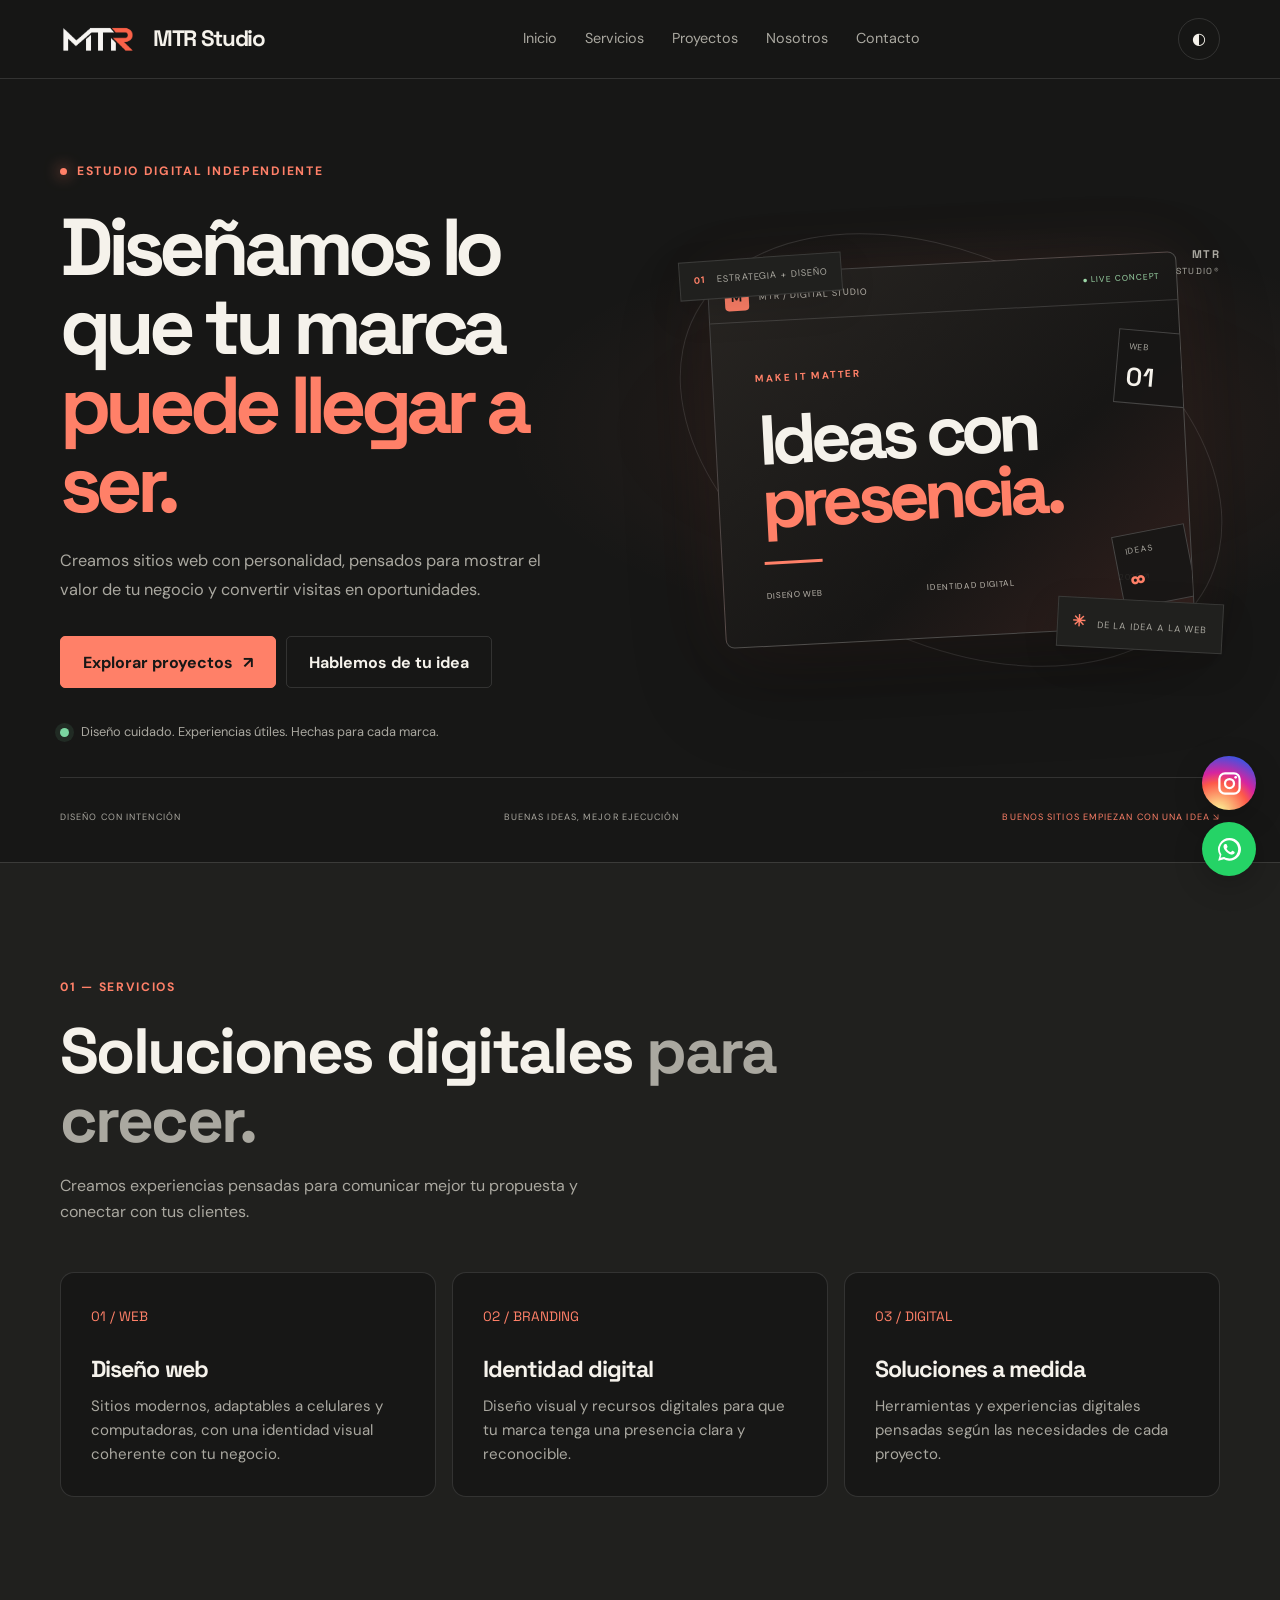
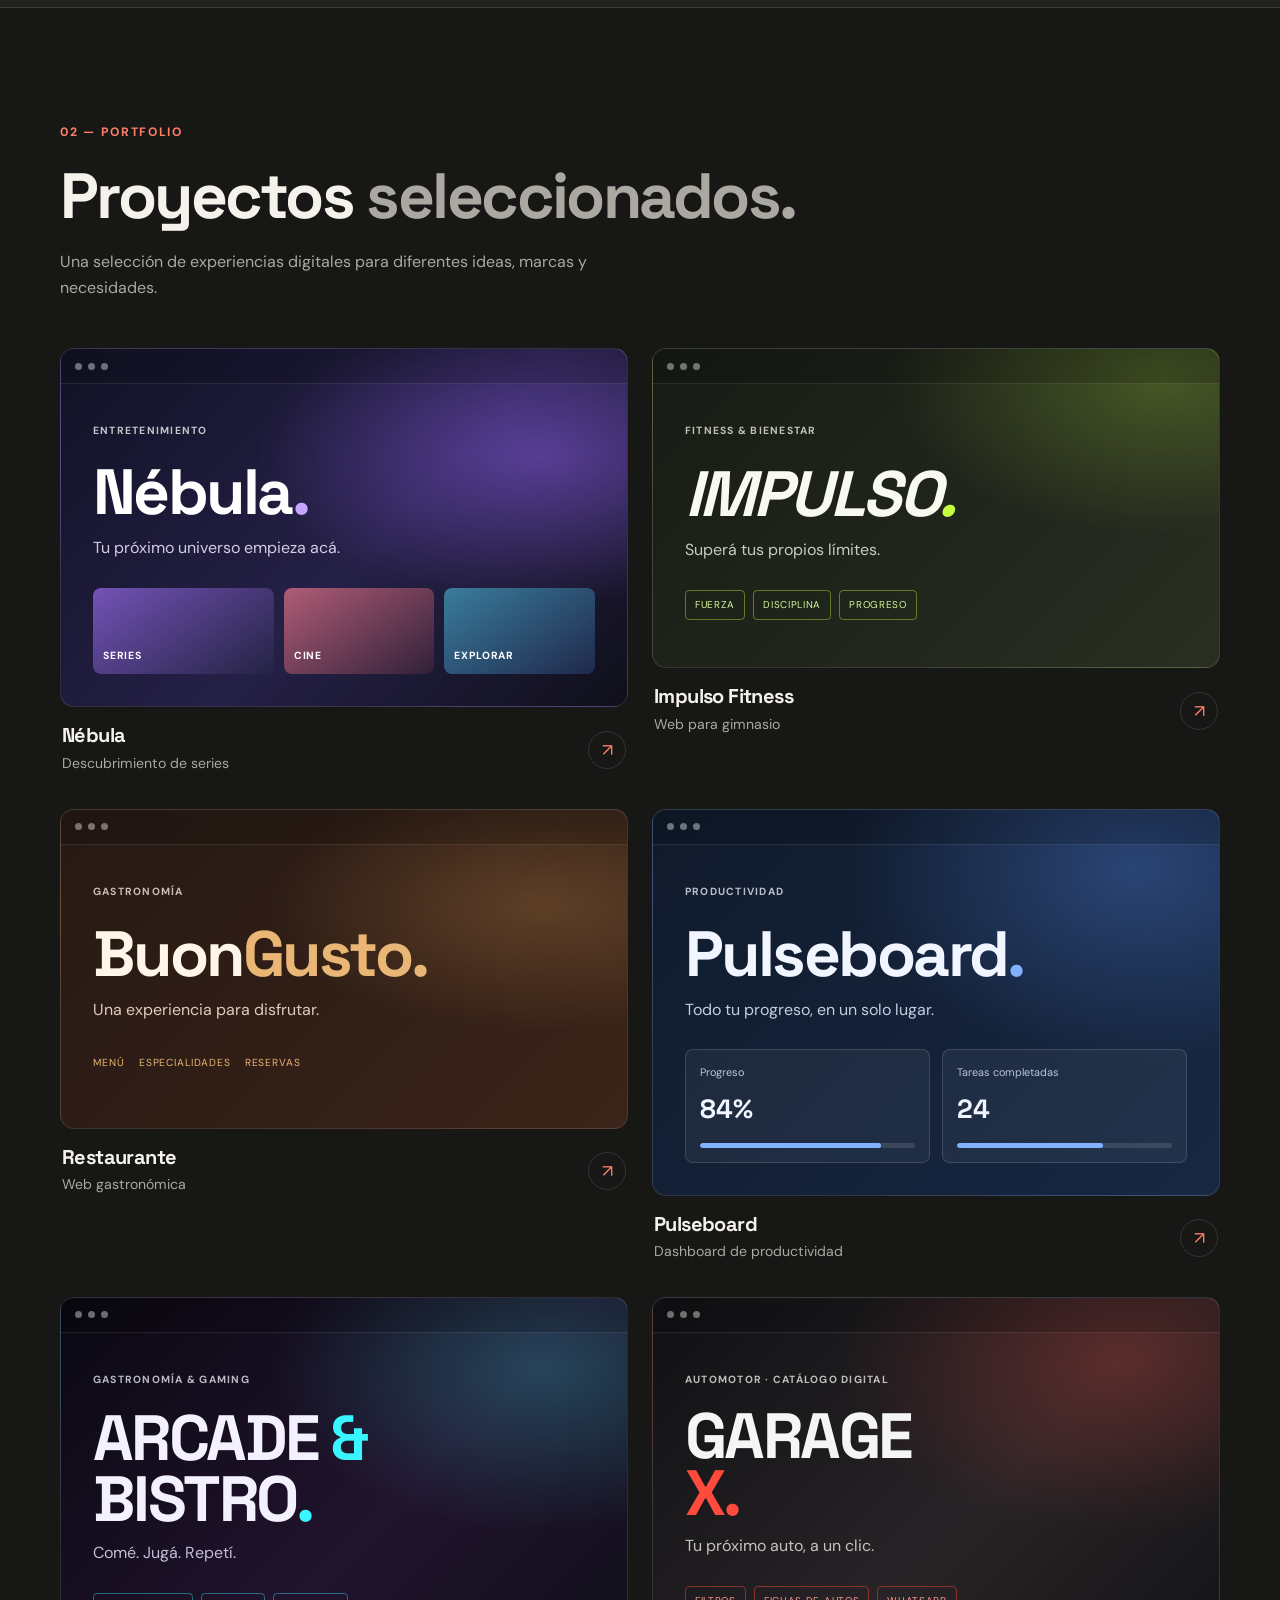
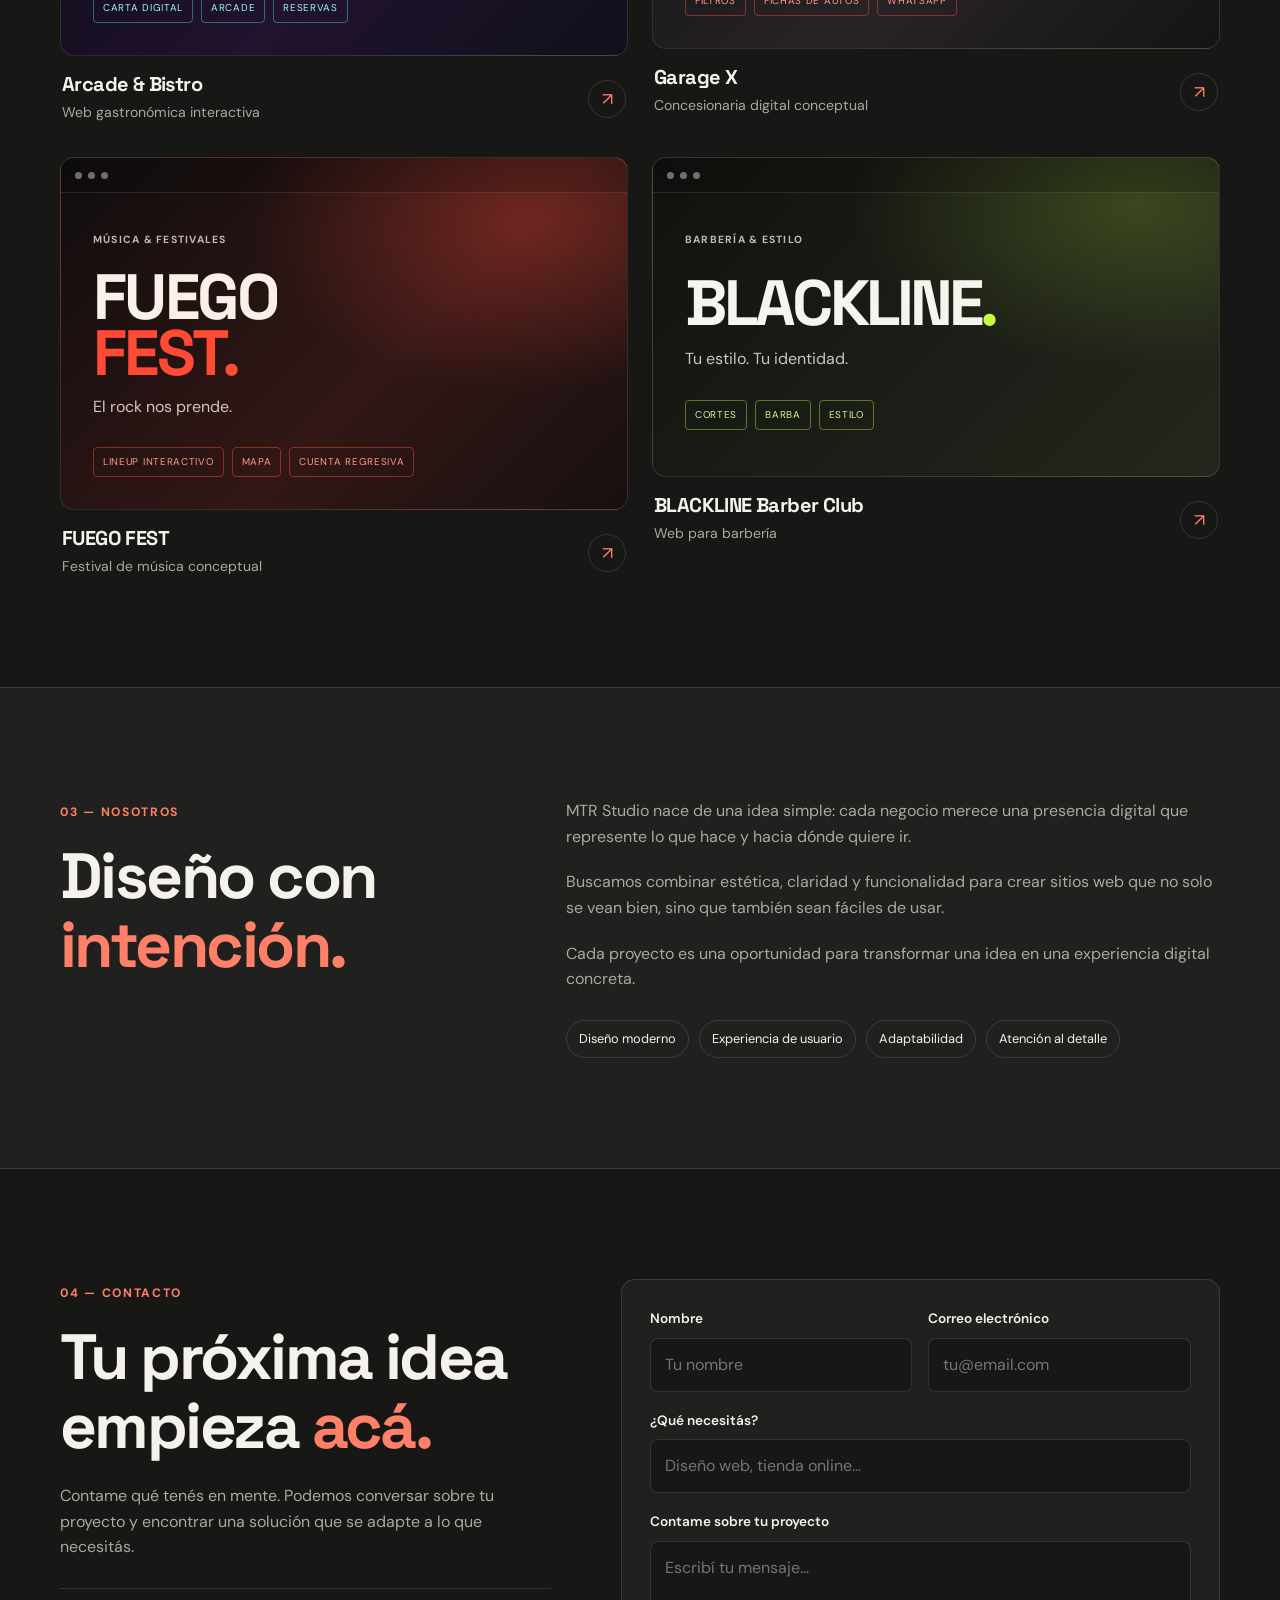
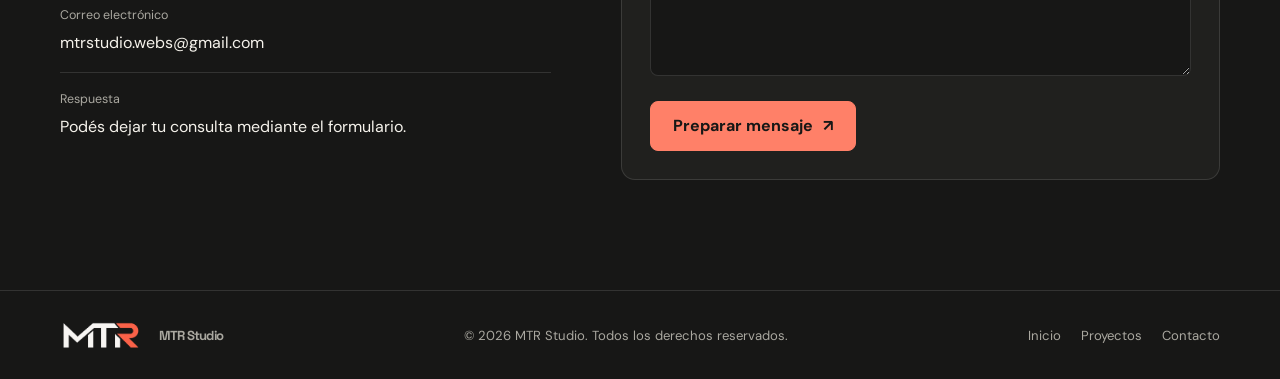
<file: index.html>
<!DOCTYPE html>

<html lang="es">

<head>

  <meta charset="UTF-8">

  <meta name="viewport" content="width=device-width, initial-scale=1.0">

  <meta name="description" content="MTR Studio: diseño web y soluciones digitales para emprendedores y negocios.">

  <meta name="theme-color" content="#171716">

  <title>MTR Studio | Diseño web & soluciones digitales</title>

  <link rel="preconnect" href="https://fonts.googleapis.com">

  <link rel="preconnect" href="https://fonts.gstatic.com" crossorigin>

  <link href="https://fonts.googleapis.com/css2?family=DM+Sans:wght@400;500;600;700&family=Space+Grotesk:wght@400;500;600;700&display=swap" rel="stylesheet">

  <style>

    :root {

      --bg: #171716;

      --surface: #20201e;

      --surface-2: #292926;

      --text: #f5f2eb;

      --muted: #aaa8a0;

      --line: rgba(255,255,255,.12);

      --coral: #ff8068;

      --header: rgba(23,23,22,.88);

      --max-width: 1160px;

    }

    body.light {

      --bg: #f7f5f0;

      --surface: #ffffff;

      --surface-2: #eeece6;

      --text: #171716;

      --muted: #696860;

      --line: rgba(0,0,0,.13);

      --header: rgba(247,245,240,.9);

    }

    * {

      box-sizing: border-box;

      margin: 0;

      padding: 0;

    }

    html {

      scroll-behavior: smooth;

      scroll-padding-top: 90px;

    }

    body {

      background: var(--bg);

      color: var(--text);

      font-family: "DM Sans", sans-serif;

      line-height: 1.6;

      transition: background .25s ease, color .25s ease;

    }

    a {

      color: inherit;

    }

    button, input, textarea {

      font: inherit;

    }

    button, a {

      -webkit-tap-highlight-color: transparent;

    }

    .container {

      width: min(var(--max-width), calc(100% - 48px));

      margin-inline: auto;

    }

    .section {

      padding: 110px 0;

    }

    .eyebrow {

      color: var(--coral);

      font-size: .76rem;

      font-weight: 700;

      letter-spacing: .14em;

    }

    h1, h2, h3 {

      font-family: "Space Grotesk", sans-serif;

      line-height: 1.08;

      letter-spacing: -.04em;

    }

    h2 {

      margin-top: 18px;

      font-size: clamp(2.4rem, 5vw, 4.3rem);

    }

    .muted, .section-heading p {

      color: var(--muted);

    }

    .section-heading {

      max-width: 760px;

      margin-bottom: 48px;

    }

    .section-heading p {

      margin-top: 18px;

      max-width: 560px;

    }

    .accent {

      color: var(--coral);

    }

    /* HEADER */

    .header {

      position: sticky;

      top: 0;

      z-index: 100;

      background: var(--header);

      backdrop-filter: blur(18px);

      border-bottom: 1px solid var(--line);

    }

    .header-inner {

      min-height: 78px;

      display: flex;

      align-items: center;

      justify-content: space-between;

      gap: 24px;

    }

    .brand {

      display: inline-flex;

      align-items: center;

      gap: 10px;

      text-decoration: none;

      font-family: "Space Grotesk", sans-serif;

      font-size: 1.4rem;

      font-weight: 700;

      letter-spacing: -.06em;

    }

    .brand-mark {

      display: grid;

      place-items: center;

      width: 36px;

      height: 36px;

      background: var(--coral);

      color: #171716;

      border-radius: 11px;

      font-size: 1rem;

    }

    .nav {

      display: flex;

      align-items: center;

      gap: 28px;

    }

    .nav a {

      color: var(--muted);

      text-decoration: none;

      font-size: .9rem;

      transition: color .2s ease;

    }

    .nav a:hover {

      color: var(--coral);

    }

    .header-actions {

      display: flex;

      align-items: center;

      gap: 10px;

    }

    .icon-button, .menu-toggle {

      display: grid;

      place-items: center;

      width: 42px;

      height: 42px;

      border: 1px solid var(--line);

      background: transparent;

      color: var(--text);

      border-radius: 50%;

      cursor: pointer;

    }

    .menu-toggle {

      display: none;

      border-radius: 12px;

      font-size: 1.25rem;

    }

    /* BUTTONS */

    .button {

      display: inline-flex;

      align-items: center;

      justify-content: center;

      gap: 10px;

      min-height: 50px;

      padding: 0 22px;

      border: 1px solid var(--coral);

      border-radius: 8px;

      background: var(--coral);

      color: #171716;

      font-weight: 700;

      text-decoration: none;

      cursor: pointer;

      transition: transform .2s ease, opacity .2s ease;

    }

    .button:hover {

      transform: translateY(-2px);

    }

    .button-outline {

      color: var(--text);

      background: transparent;

      border-color: var(--line);

    }

    /* HERO */

    .hero {

      min-height: 690px;

      display: flex;

      align-items: center;

      padding: 100px 0 110px;

      overflow: hidden;

      position: relative;

    }

    .hero::after {

      content: "";

      position: absolute;

      z-index: -1;

      width: 520px;

      height: 520px;

      top: 70px;

      right: -150px;

      border-radius: 50%;

      background: radial-gradient(circle, rgba(255,128,104,.15), transparent 70%);

      pointer-events: none;

    }

    .hero-content {

      max-width: 850px;

    }

    .hero h1 {

      margin: 24px 0;

      font-size: clamp(3.4rem, 9vw, 7.5rem);

      letter-spacing: -.075em;

      line-height: .99;

    }

    .hero h1 span {

      color: var(--coral);

    }

    .hero-description {

      max-width: 590px;

      color: var(--muted);

      font-size: 1.08rem;

      margin-bottom: 32px;

    }

    .hero-buttons {

      display: flex;

      flex-wrap: wrap;

      gap: 12px;

    }

    .hero-note {

      margin-top: 58px;

      display: flex;

      align-items: center;

      gap: 12px;

      color: var(--muted);

      font-size: .86rem;

    }

    .status-dot {

      width: 9px;

      height: 9px;

      border-radius: 50%;

      background: #7bd6a1;

      box-shadow: 0 0 0 5px rgba(123,214,161,.1);

    }

    /* SERVICES */

    .services {

      border-top: 1px solid var(--line);

      border-bottom: 1px solid var(--line);

      background: var(--surface);

    }

    .services-grid {

      display: grid;

      grid-template-columns: repeat(3, 1fr);

      gap: 16px;

    }

    .service-card {

      padding: 30px;

      border: 1px solid var(--line);

      border-radius: 14px;

      background: var(--bg);

      transition: transform .2s ease, border-color .2s ease;

    }

    .service-card:hover {

      transform: translateY(-4px);

      border-color: var(--coral);

    }

    .service-number {

      color: var(--coral);

      font-family: "Space Grotesk", sans-serif;

      font-size: .85rem;

    }

    .service-card h3 {

      margin: 28px 0 12px;

      font-size: 1.45rem;

    }

    .service-card p {

      color: var(--muted);

      font-size: .94rem;

    }

    /* PROJECTS */

    .project-grid {

      display: grid;

      grid-template-columns: repeat(2, minmax(0, 1fr));

      gap: 34px 24px;

    }

    .project-card {

      min-width: 0;

    }

    .project {

      min-height: 320px;

      display: flex;

      flex-direction: column;

      overflow: hidden;

      border: 1px solid var(--line);

      border-radius: 14px;

      text-decoration: none;

      transition: transform .25s ease, border-color .25s ease;

    }

    .project:hover {

      transform: translateY(-5px);

      border-color: var(--coral);

    }

    .project-browser {

      height: 35px;

      flex-shrink: 0;

      display: flex;

      align-items: center;

      gap: 6px;

      padding: 0 14px;

      background: rgba(0,0,0,.16);

      border-bottom: 1px solid rgba(255,255,255,.1);

    }

    .project-browser span {

      width: 7px;

      height: 7px;

      border-radius: 50%;

      background: rgba(255,255,255,.4);

    }

    .project-tag {

      display: inline-block;

      font-size: .65rem;

      letter-spacing: .12em;

      font-weight: 700;

      opacity: .75;

    }

    .project-info {

      display: flex;

      align-items: center;

      justify-content: space-between;

      gap: 18px;

      padding: 18px 2px 0;

    }

    .project-info h3 {

      font-size: 1.25rem;

      letter-spacing: -.03em;

    }

    .project-info p {

      margin-top: 5px;

      color: var(--muted);

      font-size: .88rem;

    }

    .project-arrow {

      display: grid;

      place-items: center;

      flex-shrink: 0;

      width: 38px;

      height: 38px;

      border: 1px solid var(--line);

      border-radius: 50%;

      color: var(--coral);

      font-size: 1.1rem;

      text-decoration: none;

      transition: background .2s ease, transform .2s ease;

    }

    .project-arrow:hover {

      background: var(--coral);

      color: #171716;

      transform: translateY(-2px);

    }

    /* NEBULA */

    .nebula {

      background:

        radial-gradient(ellipse at 85% 30%, rgba(154,101,255,.45), transparent 42%),

        linear-gradient(135deg, #111225, #252047 55%, #10101b);

      color: #fff;

    }

    .nebula-content {

      padding: 32px;

      flex: 1;

    }

    .nebula-content h3 {

      margin-top: 16px;

      font-size: clamp(2.5rem, 5vw, 4rem);

    }

    .nebula-content h3 span {

      color: #c7a5ff;

    }

    .nebula-content p {

      margin-top: 8px;

      color: #d1cee3;

    }

    .nebula-shows {

      display: grid;

      grid-template-columns: 1.2fr 1fr 1fr;

      gap: 10px;

      margin-top: 28px;

    }

    .show-card {

      min-height: 86px;

      display: flex;

      align-items: end;

      padding: 10px;

      border-radius: 8px;

      font-size: .65rem;

      font-weight: 700;

      letter-spacing: .08em;

      background: linear-gradient(145deg, #7352b6, #242344);

    }

    .show-two {

      background: linear-gradient(145deg, #b05c76, #312039);

    }

    .show-three {

      background: linear-gradient(145deg, #397c9c, #20294c);

    }

    /* IMPULSO FITNESS */

    .impulso {

      background:

        radial-gradient(ellipse at 90% 10%, rgba(196,255,63,.22), transparent 38%),

        linear-gradient(135deg, #171b15, #292f22);

      color: #f8f9ef;

    }

    .impulso-content {

      padding: 32px;

      flex: 1;

    }

    .impulso-content h3 {

      margin-top: 18px;

      font-size: clamp(2.4rem, 5vw, 4rem);

      font-weight: 700;

      font-style: italic;

    }

    .impulso-content h3 span {

      color: #c4ff3f;

    }

    .impulso-content p {

      margin-top: 8px;

      color: #c7cbbf;

    }

    .impulso-bottom {

      display: flex;

      flex-wrap: wrap;

      gap: 8px;

      margin-top: 28px;

    }

    .impulso-bottom span {

      padding: 6px 9px;

      border: 1px solid rgba(196,255,63,.4);

      border-radius: 4px;

      color: #d5f89a;

      font-size: .62rem;

      letter-spacing: .07em;

    }

    /* RESTAURANT */

    .restaurant {

      background:

        radial-gradient(ellipse at 85% 30%, rgba(223,157,83,.25), transparent 40%),

        linear-gradient(135deg, #261914, #3b2419);

      color: #fff6e9;

    }

    .restaurant-content {

      padding: 32px;

      flex: 1;

    }

    .restaurant-content h3 {

      margin-top: 18px;

      font-size: clamp(2.4rem, 5vw, 4rem);

    }

    .restaurant-content h3 span {

      color: #e9b675;

    }

    .restaurant-content p {

      margin-top: 8px;

      color: #e0cabb;

    }

    .restaurant-menu {

      display: flex;

      flex-wrap: wrap;

      gap: 14px;

      margin-top: 32px;

      color: #e9b675;

      font-size: .64rem;

      letter-spacing: .09em;

    }

    /* PULSEBOARD */

    .pulseboard {

      background:

        radial-gradient(ellipse at 85% 15%, rgba(92,149,255,.3), transparent 42%),

        linear-gradient(135deg, #101a2b, #172844);

      color: #f1f5ff;

    }

    .pulseboard-content {

      padding: 32px;

      flex: 1;

    }

    .pulseboard-content h3 {

      margin-top: 18px;

      font-size: clamp(2.4rem, 5vw, 4rem);

    }

    .pulseboard-content h3 span {

      color: #82b2ff;

    }

    .pulseboard-content p {

      margin-top: 8px;

      color: #c1cde1;

    }

    .pulseboard-stats {

      display: grid;

      grid-template-columns: 1fr 1fr;

      gap: 12px;

      margin-top: 26px;

    }

    .pulse-stat {

      padding: 14px;

      border: 1px solid rgba(255,255,255,.14);

      border-radius: 8px;

      background: rgba(255,255,255,.05);

    }

    .pulse-stat > span {

      display: block;

      color: #b7c5dc;

      font-size: .68rem;

    }

    .pulse-stat strong {

      display: block;

      margin: 7px 0 12px;

      font-family: "Space Grotesk", sans-serif;

      font-size: 1.65rem;

    }

    .pulse-bar {

      height: 5px;

      overflow: hidden;

      border-radius: 5px;

      background: rgba(255,255,255,.12);

    }

    .pulse-bar span {

      display: block;

      width: 84%;

      height: 100%;

      border-radius: inherit;

      background: #82b2ff;

    }

    .pulse-stat:nth-child(2) .pulse-bar span {

      width: 68%;

    }

    /* BLACKLINE BARBER CLUB */

    .blackline {
      background:
        radial-gradient(ellipse at 85% 15%, rgba(196,255,63,.18), transparent 42%),
        linear-gradient(135deg, #11120f, #24271d);
      color: #f5f4ee;
    }

    .blackline-content {
      padding: 32px;
      flex: 1;
    }

    .blackline-content h3 {
      margin-top: 18px;
      font-size: clamp(2.4rem, 5vw, 4rem);
      letter-spacing: -.06em;
    }

    .blackline-content h3 span {
      color: #c4ff3f;
    }

    .blackline-content p {
      margin-top: 8px;
      color: #c6c9bd;
    }

    .blackline-bottom {
      display: flex;
      flex-wrap: wrap;
      gap: 8px;
      margin-top: 28px;
    }

    .blackline-bottom span {
      padding: 6px 9px;
      border: 1px solid rgba(196,255,63,.4);
      border-radius: 4px;
      color: #d5f89a;
      font-size: .62rem;
      letter-spacing: .07em;
    }

    /* ARCADE & BISTRO */
    .arcade-bistro {
      background:
        radial-gradient(ellipse at 85% 20%, rgba(57,245,255,.22), transparent 40%),
        linear-gradient(135deg, #090811, #21132d 58%, #10101b);
      color: #f4f1ff;
    }
    .arcade-bistro-content {
      padding: 32px;
      flex: 1;
    }
    .arcade-bistro-content h3 {
      margin-top: 18px;
      font-size: clamp(2.4rem, 5vw, 4rem);
      line-height: .95;
    }
    .arcade-bistro-content h3 span { color: #39f5ff; }
    .arcade-bistro-content p { margin-top: 10px; color: #c4bdd7; }
    .arcade-bistro-bottom {
      display: flex;
      flex-wrap: wrap;
      gap: 8px;
      margin-top: 28px;
    }
    .arcade-bistro-bottom span {
      padding: 6px 9px;
      border: 1px solid rgba(57,245,255,.4);
      border-radius: 4px;
      color: #9dfaff;
      font-size: .62rem;
      letter-spacing: .07em;
    }

    /* GARAGE X */
    .garage-x {
      background: radial-gradient(ellipse at 82% 18%, rgba(255,74,61,.24), transparent 42%), linear-gradient(135deg, #101114, #282326 58%, #141416);
      color: #f5f5f3;
    }
    .garage-x-content { padding: 32px; flex: 1; }
    .garage-x-content h3 { margin-top: 18px; font-size: clamp(2.5rem, 5vw, 4.2rem); line-height: .88; letter-spacing: -.04em; }
    .garage-x-content h3 span { color: #ff4a3d; }
    .garage-x-content p { margin-top: 12px; color: #c5c2c3; }
    .garage-x-bottom { display: flex; flex-wrap: wrap; gap: 8px; margin-top: 28px; }
    .garage-x-bottom span { padding: 6px 9px; border: 1px solid rgba(255,74,61,.45); border-radius: 4px; color: #ff9a92; font-size: .62rem; letter-spacing: .07em; }
    
    /* FUEGO FEST */
    .fuego-fest {
      background: radial-gradient(ellipse at 82% 18%, rgba(255,75,53,.3), transparent 42%), linear-gradient(135deg, #100d0d, #321716 58%, #171010);
      color: #f8f0e9;
    }
    .fuego-fest-content { padding: 32px; flex: 1; }
    .fuego-fest-content h3 { margin-top: 18px; font-size: clamp(2.5rem, 5vw, 4.2rem); line-height: .88; }
    .fuego-fest-content h3 span { color: #ff4b35; }
    .fuego-fest-content p { margin-top: 12px; color: #d6c4bd; }
    .fuego-fest-bottom { display: flex; flex-wrap: wrap; gap: 8px; margin-top: 28px; }
    .fuego-fest-bottom span { padding: 6px 9px; border: 1px solid rgba(255,75,53,.45); border-radius: 4px; color: #ff9a8d; font-size: .62rem; letter-spacing: .07em; }

    /* ABOUT */

    .about {

      background: var(--surface);

      border-block: 1px solid var(--line);

    }

    .about-grid {

      display: grid;

      grid-template-columns: .8fr 1.2fr;

      gap: 70px;

      align-items: start;

    }

    .about-title h2 {

      font-size: clamp(2.5rem, 5vw, 4.2rem);

    }

    .about-copy p {

      color: var(--muted);

      margin-bottom: 20px;

    }

    .about-values {

      display: flex;

      flex-wrap: wrap;

      gap: 10px;

      margin-top: 28px;

    }

    .about-values span {

      padding: 8px 12px;

      border: 1px solid var(--line);

      border-radius: 100px;

      font-size: .8rem;

    }

    /* CONTACT */

    .contact-grid {

      display: grid;

      grid-template-columns: .9fr 1.1fr;

      gap: 70px;

    }

    .contact-copy h2 {

      margin-bottom: 22px;

    }

    .contact-copy > p {

      color: var(--muted);

      margin-bottom: 28px;

    }

    .contact-detail {

      padding: 17px 0;

      border-top: 1px solid var(--line);

    }

    .contact-detail span {

      display: block;

      color: var(--muted);

      font-size: .78rem;

      margin-bottom: 4px;

    }

    .contact-detail a {

      text-decoration: none;

    }

    .contact-form {

      padding: 28px;

      border: 1px solid var(--line);

      border-radius: 14px;

      background: var(--surface);

    }

    .form-row {

      display: grid;

      grid-template-columns: 1fr 1fr;

      gap: 16px;

    }

    .form-field {

      margin-bottom: 18px;

    }

    .form-field label {

      display: block;

      margin-bottom: 8px;

      font-size: .85rem;

      font-weight: 600;

    }

    .form-field input,

    .form-field textarea {

      width: 100%;

      padding: 13px 14px;

      border: 1px solid var(--line);

      border-radius: 8px;

      background: var(--bg);

      color: var(--text);

      outline: none;

    }

    .form-field input:focus,

    .form-field textarea:focus {

      border-color: var(--coral);

    }

    .form-field textarea {

      min-height: 135px;

      resize: vertical;

    }

    .form-status {

      display: none;

      margin-top: 16px;

      padding: 14px;

      border: 1px solid var(--line);

      border-radius: 8px;

      color: var(--text);

      font-size: .88rem;

      overflow-wrap: anywhere;

    }

    .form-status.visible {

      display: block;

    }

    .form-status a {

      color: var(--coral);

    }

    /* FOOTER */

    .footer {

      padding: 30px 0;

      border-top: 1px solid var(--line);

    }

    .footer-inner {

      display: flex;

      align-items: center;

      justify-content: space-between;

      gap: 20px;

    }

    .footer p, .footer a {

      color: var(--muted);

      font-size: .82rem;

    }

    .footer-links {

      display: flex;

      gap: 20px;

    }

    .footer-links a {

      text-decoration: none;

    }

    .footer-links a:hover {

      color: var(--coral);

    }

    /* WHATSAPP */

    .social-float {
      position: fixed;
      right: 24px;
      z-index: 90;
      display: grid;
      place-items: center;
      width: 54px;
      height: 54px;
      border-radius: 50%;
      text-decoration: none;
      box-shadow: 0 8px 30px rgba(0,0,0,.22);
      transition: transform .2s ease, box-shadow .2s ease;
    }
    .social-float:hover { transform: translateY(-3px); box-shadow: 0 12px 34px rgba(0,0,0,.28); }
    .whatsapp { bottom: 24px; background: #25d366; color: #fff; }
    .whatsapp svg { width: 29px; height: 29px; display: block; }
    .instagram {
      bottom: 90px;
      color: #fff;
      background: radial-gradient(circle at 30% 107%, #fdf497 0%, #fdf497 5%, #fd5949 45%, #d6249f 60%, #285AEB 90%);
    }
    .instagram svg { width: 27px; height: 27px; display: block; }
    @media (max-width: 650px) {
      .social-float { right: 16px; width: 50px; height: 50px; }
      .whatsapp { bottom: 18px; }
      .instagram { bottom: 80px; }
    }

    /* RESPONSIVE */

    @media (max-width: 850px) {

      .nav {

        gap: 16px;

      }

      .nav a {

        font-size: .82rem;

      }

      .services-grid {

        grid-template-columns: 1fr;

      }

      .about-grid, .contact-grid {

        grid-template-columns: 1fr;

        gap: 35px;

      }

      .about-title h2 {

        max-width: 600px;

      }

    }

    @media (max-width: 650px) {

      .container {

        width: min(100% - 32px, var(--max-width));

      }

      .section {

        padding: 78px 0;

      }

      .header-inner {

        min-height: 68px;

      }

      .menu-toggle {

        display: grid;

      }

      .nav {
        position: absolute;
        z-index: 101;
        top: 68px;
        left: 0;
        right: 0;
        display: none;
        align-items: stretch;
        flex-direction: column;
        gap: 0;
        padding: 12px 24px 22px;
        background: var(--bg);
        border-bottom: 1px solid var(--line);
        box-shadow: 0 16px 24px rgba(0,0,0,.16);
      }

      .nav.open {
        display: flex;
      }

      .nav a {

        padding: 13px 0;

        border-bottom: 1px solid var(--line);

        font-size: .95rem;

      }

      .hero {

        min-height: auto;

        padding: 90px 0 75px;

      }

      .hero h1 {

        font-size: clamp(3.2rem, 15vw, 5rem);

      }

      .hero-description {

        font-size: 1rem;

      }

      .hero-note {

        margin-top: 38px;

      }

      .project-grid {

        grid-template-columns: 1fr;

        gap: 30px;

      }

      .project {

        min-height: 300px;

      }

      .nebula-content, .impulso-content,

      .restaurant-content, .pulseboard-content {

        padding: 25px;

      }

      .pulseboard-stats {

        gap: 8px;

      }

      .pulse-stat {

        padding: 10px;

      }

      .form-row {

        grid-template-columns: 1fr;

        gap: 0;

      }

      .contact-form {

        padding: 20px;

      }

      .footer-inner {

        align-items: flex-start;

        flex-direction: column;

      }

      .whatsapp {

        right: 16px;

        bottom: 16px;

      }

    }

    @media (prefers-reduced-motion: reduce) {

      html {

        scroll-behavior: auto;

      }

      *, *::before, *::after {

        transition-duration: .01ms !important;

      }

    }

  
    /* PORTADA REFINADA */
    .hero {
      min-height: 690px;
      padding: 78px 0 38px;
      display: flex;
      flex-direction: column;
      justify-content: center;
      background:
        radial-gradient(ellipse at 76% 45%, rgba(255,128,104,.09), transparent 34%),
        linear-gradient(180deg, var(--bg), var(--bg));
    }
    .hero-layout {
      display: grid;
      grid-template-columns: minmax(0, 1.02fr) minmax(380px, .98fr);
      align-items: center;
      gap: clamp(28px, 5vw, 76px);
    }
    .hero-content { max-width: 670px; position: relative; z-index: 2; }
    .hero .eyebrow { display: inline-flex; align-items: center; gap: 10px; }
    .hero-eyebrow-dot { width: 7px; height: 7px; border-radius: 50%; background: var(--coral); box-shadow: 0 0 15px var(--coral); }
    .hero h1 { font-size: clamp(3.1rem, 6.3vw, 6.15rem); margin: 25px 0 22px; line-height: .98; }
    .hero-description { max-width: 520px; font-size: 1.02rem; line-height: 1.8; }
    .hero-buttons { gap: 10px; }
    .hero .button { border-radius: 5px; min-height: 52px; }
    .hero .button-outline { border-color: var(--line); }
    .hero-note { margin-top: 34px; font-size: .8rem; }
    .hero-visual { min-height: 490px; position: relative; display: grid; place-items: center; isolation: isolate; }
    .hero-visual::before {
      content: ""; position: absolute; inset: 9% 3%;
      background-image: linear-gradient(rgba(255,255,255,.045) 1px, transparent 1px), linear-gradient(90deg, rgba(255,255,255,.045) 1px, transparent 1px);
      background-size: 32px 32px; mask-image: radial-gradient(ellipse, #000 10%, transparent 74%); z-index: -2;
    }
    .hero-visual-orbit { position: absolute; border: 1px solid rgba(255,128,104,.17); border-radius: 50%; transform: rotate(-24deg); }
    .orbit-one { width: 90%; height: 65%; }
    .orbit-two { width: 108%; height: 78%; border-color: var(--line); transform: rotate(28deg); }
    .hero-showcase {
      position: relative; width: min(100%, 470px); min-height: 350px; overflow: hidden;
      border: 1px solid rgba(255,255,255,.2); border-radius: 9px;
      background: linear-gradient(140deg, #282522 0%, #171615 62%, #33201d 100%);
      box-shadow: 0 35px 90px rgba(0,0,0,.28), 0 0 70px rgba(255,128,104,.08);
      transform: rotate(-3deg); color: #f5f2eb;
    }
    .showcase-top { display:flex; align-items:center; gap:10px; min-height:48px; padding:0 16px; border-bottom:1px solid rgba(255,255,255,.14); font-size:.57rem; letter-spacing:.1em; color:#bcb7ae; }
    .showcase-mark { display:grid; place-items:center; width:24px; height:24px; background:#ff8068; color:#171716; font-weight:700; border-radius:4px; font-size:.8rem; }
    .showcase-status { margin-left:auto; color:#9dd8a8; font-size:.52rem; }
    .showcase-main { padding: clamp(24px, 4vw, 42px); }
    .showcase-kicker { color:#ff8068; font-size:.62rem; font-weight:700; letter-spacing:.18em; }
    .showcase-headline { margin-top:20px; font:700 clamp(2.7rem, 5.5vw, 4.8rem)/.9 "Space Grotesk",sans-serif; letter-spacing:-.08em; }
    .showcase-headline em { color:#ff8068; font-style:normal; }
    .showcase-line { width:58px; height:3px; background:#ff8068; margin-top:26px; }
    .showcase-bottom { display:flex; flex-wrap:wrap; justify-content:space-between; gap:8px; margin-top:25px; color:#bcb7ae; font-size:.52rem; letter-spacing:.08em; }
    .showcase-side { position:absolute; right:15px; width:74px; height:74px; display:flex; flex-direction:column; justify-content:space-between; padding:10px; border:1px solid rgba(255,255,255,.2); background:rgba(24,23,22,.9); }
    .showcase-side span { color:#aaa8a0; font-size:.53rem; letter-spacing:.1em; }
    .showcase-side strong { font:600 1.6rem "Space Grotesk",sans-serif; }
    .side-one { top:78px; transform:translateX(24px) rotate(8deg); }
    .side-two { bottom:22px; right:25px; color:#ff8068; transform:translateX(25px) rotate(-8deg); }
    .hero-floating-label { position:absolute; z-index:3; padding:11px 14px; border:1px solid var(--line); background:var(--surface); color:var(--muted); font-size:.58rem; letter-spacing:.1em; box-shadow:0 12px 35px rgba(0,0,0,.14); }
    .hero-floating-label span { color:var(--coral); margin-right:7px; font-weight:700; }
    .label-top { top:52px; left:-4px; transform:rotate(-4deg); }
    .label-bottom { bottom:45px; right:-2px; transform:rotate(3deg); }
    .label-bottom .label-cross { font-size:1rem; }
    .hero-visual-index { position:absolute; right:0; top:42px; color:var(--muted); font:700 .7rem/1.4 "Space Grotesk",sans-serif; letter-spacing:.12em; text-align:right; }
    .hero-visual-index span { font-size:.55rem; font-weight:400; }
    .hero-bottomline { display:flex; justify-content:space-between; gap:16px; padding-top:32px; margin-top:34px; border-top:1px solid var(--line); color:var(--muted); font-size:.57rem; letter-spacing:.12em; }
    .hero-bottomline span:last-child { color:var(--coral); }
    @media (max-width: 900px) {
      .hero-layout { grid-template-columns: 1fr; gap: 18px; }
      .hero-content { max-width: 760px; }
      .hero-visual { min-height: 420px; }
      .hero-showcase { width:min(82%, 470px); }
      .hero-bottomline { margin-top:20px; }
    }
    @media (max-width: 600px) {
      .hero { padding-top:56px; }
      .hero h1 { font-size:clamp(3rem, 13vw, 4.7rem); }
      .hero-visual { min-height:350px; margin:0 -8px; }
      .hero-showcase { width:82%; min-height:300px; }
      .showcase-main { padding:26px 22px; }
      .showcase-headline { font-size:clamp(2.7rem, 12vw, 3.7rem); }
      .showcase-side { width:58px; height:60px; right:8px; }
      .side-one { top:72px; }
      .side-two { bottom:16px; }
      .label-top { left:0; top:22px; }
      .label-bottom { bottom:20px; right:0; }
      .hero-visual-index { top:12px; right:2px; }
      .hero-bottomline { flex-wrap:wrap; font-size:.52rem; gap:9px 16px; }
      .hero-bottomline span:nth-child(2) { display:none; }
    }
    @media (prefers-reduced-motion: no-preference) {
      .hero-showcase { animation: showcase-float 7s ease-in-out infinite; }
      @keyframes showcase-float { 0%,100% { transform:translateY(0) rotate(-3deg); } 50% { transform:translateY(-8px) rotate(-2deg); } }
    }
    body.light .hero-visual::before { background-image:linear-gradient(rgba(0,0,0,.055) 1px, transparent 1px),linear-gradient(90deg,rgba(0,0,0,.055) 1px,transparent 1px); }
    body.light .hero-showcase { box-shadow:0 35px 90px rgba(0,0,0,.12),0 0 70px rgba(255,128,104,.1); }


    /* Marca compacta MTR en encabezado y pie */
    .brand-mark-logo {
      width: 48px;
      height: 36px;
      padding: 0 4px;
      display: inline-flex;
      align-items: center;
      justify-content: center;
      border-radius: 5px;
      background: transparent;
      color: var(--text);
      font-family: "Space Grotesk", sans-serif;
      font-size: .86rem;
      font-weight: 700;
      letter-spacing: -.09em;
      position: relative;
      isolation: isolate;
    }
    .brand-mark-logo::after {
      content: "";
      position: absolute;
      z-index: -1;
      width: 14px;
      height: 14px;
      right: 2px;
      top: 1px;
      border-top: 3px solid var(--coral);
      border-right: 3px solid var(--coral);
      border-radius: 0 7px 0 0;
      transform: skew(-8deg);
    }


    .brand-mark-image {
      display: inline-flex;
      align-items: center;
      justify-content: center;
      flex: 0 0 auto;
      width: 76px;
      height: 28px;
      overflow: hidden;
      background: transparent;
      vertical-align: middle;
      margin-right: 7px;
      border-radius: 5px;
      transition: background .25s ease;
    }
    .brand-mark-image img {
      display: block;
      width: 100%;
      height: 100%;
      max-width: none;
      object-fit: contain;
      object-position: center;
      transform: scale(1.28);
    }
    body.light .brand-mark-image {
      background: #20201e;
    }
    .footer-brand-image { width: 82px; height: 28px; }
    @media (max-width: 600px) {
      .brand-mark-image { width: 64px; height: 24px; margin-right: 5px; }
      .footer-brand-image { width: 72px; height: 24px; }
    }

    </style>

</head>

<body>

  <header class="header">

    <div class="container header-inner">

      <a class="brand" href="#inicio" aria-label="MTR Studio, inicio">

        <span class="brand-mark-image"><img src="logo-mtr.png" alt="Logo MTR Studio"></span>

        <span>MTR Studio</span>

      </a>

      <nav class="nav" id="main-nav" aria-label="Navegación principal">

        <a href="#inicio">Inicio</a>

        <a href="#servicios">Servicios</a>

        <a href="#proyectos">Proyectos</a>

        <a href="#nosotros">Nosotros</a>

        <a href="#contacto">Contacto</a>

      </nav>

      <div class="header-actions">

        <button class="icon-button" id="theme-toggle" type="button" aria-label="Cambiar tema" title="Cambiar tema">◐</button>

        <button class="menu-toggle" id="menu-toggle" type="button" aria-label="Abrir menú" aria-expanded="false" aria-controls="main-nav">☰</button>

      </div>

    </div>

  </header>

  <main>

    <!-- PORTADA -->
    <section class="hero" id="inicio">
      <div class="container hero-layout">
        <div class="hero-content">
          <span class="eyebrow"><span class="hero-eyebrow-dot"></span> ESTUDIO DIGITAL INDEPENDIENTE</span>
          <h1>Diseñamos lo que tu marca <span>puede llegar a ser.</span></h1>
          <p class="hero-description">
            Creamos sitios web con personalidad, pensados para mostrar el valor de tu negocio y convertir visitas en oportunidades.
          </p>
          <div class="hero-buttons">
            <a class="button" href="#proyectos">Explorar proyectos <span>↗</span></a>
            <a class="button button-outline" href="#contacto">Hablemos de tu idea</a>
          </div>
          <div class="hero-note">
            <span class="status-dot"></span>
            <span>Diseño cuidado. Experiencias útiles. Hechas para cada marca.</span>
          </div>
        </div>
        <div class="hero-visual" aria-label="Composición visual de proyectos digitales de MTR Studio">
          <div class="hero-visual-orbit orbit-one"></div>
          <div class="hero-visual-orbit orbit-two"></div>
          <div class="hero-floating-label label-top"><span>01</span> ESTRATEGIA + DISEÑO</div>
          <div class="hero-showcase">
            <div class="showcase-top"><span class="showcase-mark">M</span><span>MTR / DIGITAL STUDIO</span><span class="showcase-status">● LIVE CONCEPT</span></div>
            <div class="showcase-main">
              <span class="showcase-kicker">MAKE IT MATTER</span>
              <div class="showcase-headline">Ideas con<br><em>presencia.</em></div>
              <div class="showcase-line"></div>
              <div class="showcase-bottom"><span>DISEÑO WEB</span><span>IDENTIDAD DIGITAL</span><span>2026 ↗</span></div>
            </div>
            <div class="showcase-side side-one"><span>WEB</span><strong>01</strong></div>
            <div class="showcase-side side-two"><span>IDEAS</span><strong>∞</strong></div>
          </div>
          <div class="hero-floating-label label-bottom"><span class="label-cross">✳</span> DE LA IDEA A LA WEB</div>
          <div class="hero-visual-index">MTR<br><span>STUDIO®</span></div>
        </div>
      </div>
      <div class="hero-bottomline container"><span>DISEÑO CON INTENCIÓN</span><span>BUENAS IDEAS, MEJOR EJECUCIÓN</span><span>BUENOS SITIOS EMPIEZAN CON UNA IDEA ↘</span></div>
    </section>

    <!-- SERVICIOS -->

    <section class="services section" id="servicios">

      <div class="container">

        <div class="section-heading">

          <span class="eyebrow">01 — SERVICIOS</span>

          <h2>Soluciones digitales <span class="muted">para crecer.</span></h2>

          <p>Creamos experiencias pensadas para comunicar mejor tu propuesta y conectar con tus clientes.</p>

        </div>

        <div class="services-grid">

          <article class="service-card">

            <span class="service-number">01 / WEB</span>

            <h3>Diseño web</h3>

            <p>Sitios modernos, adaptables a celulares y computadoras, con una identidad visual coherente con tu negocio.</p>

          </article>

          <article class="service-card">

            <span class="service-number">02 / BRANDING</span>

            <h3>Identidad digital</h3>

            <p>Diseño visual y recursos digitales para que tu marca tenga una presencia clara y reconocible.</p>

          </article>

          <article class="service-card">

            <span class="service-number">03 / DIGITAL</span>

            <h3>Soluciones a medida</h3>

            <p>Herramientas y experiencias digitales pensadas según las necesidades de cada proyecto.</p>

          </article>

        </div>

      </div>

    </section>

    <!-- PROYECTOS -->

    <section class="section" id="proyectos">

      <div class="container">

        <div class="section-heading">

          <span class="eyebrow">02 — PORTFOLIO</span>

          <h2>Proyectos <span class="muted">seleccionados.</span></h2>

          <p>Una selección de experiencias digitales para diferentes ideas, marcas y necesidades.</p>

        </div>

        <div class="project-grid">

          <!-- NÉBULA -->

          <article class="project-card">

            <a class="project nebula"

               href="https://mtr-web.github.io/EJEMPLO-Pagina-descubrimiento-de-series./"

               target="_blank" rel="noopener noreferrer"

               aria-label="Visitar el proyecto Nébula">

              <div class="project-browser"><span></span><span></span><span></span></div>

              <div class="nebula-content">

                <span class="project-tag">ENTRETENIMIENTO</span>

                <h3>Nébula<span>.</span></h3>

                <p>Tu próximo universo empieza acá.</p>

                <div class="nebula-shows">

                  <div class="show-card show-one">SERIES</div>

                  <div class="show-card show-two">CINE</div>

                  <div class="show-card show-three">EXPLORAR</div>

                </div>

              </div>

            </a>

            <div class="project-info">

              <div>

                <h3>Nébula</h3>

                <p>Descubrimiento de series</p>

              </div>

              <a class="project-arrow"

                 href="https://mtr-web.github.io/EJEMPLO-Pagina-descubrimiento-de-series./"

                 target="_blank" rel="noopener noreferrer" aria-label="Abrir Nébula">↗</a>

            </div>

          </article>

          <!-- IMPULSO FITNESS -->

          <article class="project-card">

            <a class="project impulso"

               href="https://mtr-web.github.io/EJEMPLO-Pagina-gimansio./"

               target="_blank" rel="noopener noreferrer"

               aria-label="Visitar Impulso Fitness">

              <div class="project-browser"><span></span><span></span><span></span></div>

              <div class="impulso-content">

                <span class="project-tag">FITNESS & BIENESTAR</span>

                <h3>IMPULSO<span>.</span></h3>

                <p>Superá tus propios límites.</p>

                <div class="impulso-bottom">

                  <span>FUERZA</span>

                  <span>DISCIPLINA</span>

                  <span>PROGRESO</span>

                </div>

              </div>

            </a>

            <div class="project-info">

              <div>

                <h3>Impulso Fitness</h3>

                <p>Web para gimnasio</p>

              </div>

              <a class="project-arrow"

                 href="https://mtr-web.github.io/EJEMPLO-Pagina-gimansio./"

                 target="_blank" rel="noopener noreferrer" aria-label="Abrir Impulso Fitness">↗</a>

            </div>

          </article>

          <!-- RESTAURANTE -->

          <article class="project-card">

            <a class="project restaurant"

               href="https://mtr-web.github.io/EJEMPLO-P-gina-de-restaurante./"

               target="_blank" rel="noopener noreferrer"

               aria-label="Visitar la página de restaurante">

              <div class="project-browser"><span></span><span></span><span></span></div>

              <div class="restaurant-content">

                <span class="project-tag">GASTRONOMÍA</span>

                <h3>Buon<span>Gusto.</span></h3>

                <p>Una experiencia para disfrutar.</p>

                <div class="restaurant-menu">

                  <span>MENÚ</span>

                  <span>ESPECIALIDADES</span>

                  <span>RESERVAS</span>

                </div>

              </div>

            </a>

            <div class="project-info">

              <div>

                <h3>Restaurante</h3>

                <p>Web gastronómica</p>

              </div>

              <a class="project-arrow"

                 href="https://mtr-web.github.io/EJEMPLO-P-gina-de-restaurante./"

                 target="_blank" rel="noopener noreferrer" aria-label="Abrir restaurante">↗</a>

            </div>

          </article>

          <!-- PULSEBOARD -->

          <article class="project-card">

            <a class="project pulseboard"

               href="https://mtr-web.github.io/EJEMPLO-Pulseboard/"

               target="_blank" rel="noopener noreferrer"

               aria-label="Visitar Pulseboard">

              <div class="project-browser"><span></span><span></span><span></span></div>

              <div class="pulseboard-content">

                <span class="project-tag">PRODUCTIVIDAD</span>

                <h3>Pulseboard<span>.</span></h3>

                <p>Todo tu progreso, en un solo lugar.</p>

                <div class="pulseboard-stats">

                  <div class="pulse-stat">

                    <span>Progreso</span>

                    <strong>84%</strong>

                    <div class="pulse-bar"><span></span></div>

                  </div>

                  <div class="pulse-stat">

                    <span>Tareas completadas</span>

                    <strong>24</strong>

                    <div class="pulse-bar"><span></span></div>

                  </div>

                </div>

              </div>

            </a>

            <div class="project-info">

              <div>

                <h3>Pulseboard</h3>

                <p>Dashboard de productividad</p>

              </div>

              <a class="project-arrow"

                 href="https://mtr-web.github.io/EJEMPLO-Pulseboard/"

                 target="_blank" rel="noopener noreferrer" aria-label="Abrir Pulseboard">↗</a>

            </div>

          </article>

          <!-- ARCADE & BISTRO -->
          <article class="project-card">
            <a class="project arcade-bistro"
               href="https://mtr-web.github.io/arcade-bistro/"
               target="_blank" rel="noopener noreferrer"
               aria-label="Visitar Arcade & Bistro">
              <div class="project-browser"><span></span><span></span><span></span></div>
              <div class="arcade-bistro-content">
                <span class="project-tag">GASTRONOMÍA & GAMING</span>
                <h3>ARCADE <span>&</span><br>BISTRO<span>.</span></h3>
                <p>Comé. Jugá. Repetí.</p>
                <div class="arcade-bistro-bottom">
                  <span>CARTA DIGITAL</span>
                  <span>ARCADE</span>
                  <span>RESERVAS</span>
                </div>
              </div>
            </a>
            <div class="project-info">
              <div>
                <h3>Arcade & Bistro</h3>
                <p>Web gastronómica interactiva</p>
              </div>
              <a class="project-arrow"
                 href="https://mtr-web.github.io/arcade-bistro/"
                 target="_blank" rel="noopener noreferrer"
                 aria-label="Abrir Arcade & Bistro">↗</a>
            </div>
          </article>

          <!-- GARAGE X -->
          <article class="project-card">
            <a class="project garage-x"
               href="https://mtr-web.github.io/Garage-X/"
               target="_blank" rel="noopener noreferrer"
               aria-label="Visitar Garage X">
              <div class="project-browser"><span></span><span></span><span></span></div>
              <div class="garage-x-content">
                <span class="project-tag">AUTOMOTOR · CATÁLOGO DIGITAL</span>
                <h3>GARAGE<br><span>X.</span></h3>
                <p>Tu próximo auto, a un clic.</p>
                <div class="garage-x-bottom">
                  <span>FILTROS</span>
                  <span>FICHAS DE AUTOS</span>
                  <span>WHATSAPP</span>
                </div>
              </div>
            </a>
            <div class="project-info">
              <div>
                <h3>Garage X</h3>
                <p>Concesionaria digital conceptual</p>
              </div>
              <a class="project-arrow"
                 href="https://mtr-web.github.io/Garage-X/"
                 target="_blank" rel="noopener noreferrer"
                 aria-label="Abrir Garage X">↗</a>
            </div>
          </article>

          <!-- FUEGO FEST -->
          <article class="project-card">
            <a class="project fuego-fest"
               href="https://mtr-web.github.io/Fuego-Test/"
               target="_blank" rel="noopener noreferrer"
               aria-label="Visitar FUEGO FEST">
              <div class="project-browser"><span></span><span></span><span></span></div>
              <div class="fuego-fest-content">
                <span class="project-tag">MÚSICA & FESTIVALES</span>
                <h3>FUEGO<br><span>FEST.</span></h3>
                <p>El rock nos prende.</p>
                <div class="fuego-fest-bottom">
                  <span>LINEUP INTERACTIVO</span>
                  <span>MAPA</span>
                  <span>CUENTA REGRESIVA</span>
                </div>
              </div>
            </a>
            <div class="project-info">
              <div>
                <h3>FUEGO FEST</h3>
                <p>Festival de música conceptual</p>
              </div>
              <a class="project-arrow"
                 href="https://mtr-web.github.io/Fuego-Test/"
                 target="_blank" rel="noopener noreferrer"
                 aria-label="Abrir FUEGO FEST">↗</a>
            </div>
          </article>

          <!-- BLACKLINE BARBER CLUB -->

          <article class="project-card">

            <a class="project blackline"
               href="https://mtr-web.github.io/EJEMPLO-Pagina-barber-a/"
               target="_blank" rel="noopener noreferrer"
               aria-label="Visitar BLACKLINE Barber Club">

              <div class="project-browser"><span></span><span></span><span></span></div>

              <div class="blackline-content">
                <span class="project-tag">BARBERÍA & ESTILO</span>
                <h3>BLACKLINE<span>.</span></h3>
                <p>Tu estilo. Tu identidad.</p>
                <div class="blackline-bottom">
                  <span>CORTES</span>
                  <span>BARBA</span>
                  <span>ESTILO</span>
                </div>
              </div>

            </a>

            <div class="project-info">
              <div>
                <h3>BLACKLINE Barber Club</h3>
                <p>Web para barbería</p>
              </div>
              <a class="project-arrow"
                 href="https://mtr-web.github.io/EJEMPLO-Pagina-barber-a/"
                 target="_blank" rel="noopener noreferrer"
                 aria-label="Abrir BLACKLINE Barber Club">↗</a>
            </div>

          </article>

        </div>

      </div>

    </section>

    <!-- NOSOTROS -->

    <section class="about section" id="nosotros">

      <div class="container about-grid">

        <div class="about-title">

          <span class="eyebrow">03 — NOSOTROS</span>

          <h2>Diseño con <span class="accent">intención.</span></h2>

        </div>

        <div class="about-copy">

          <p>MTR Studio nace de una idea simple: cada negocio merece una presencia digital que represente lo que hace y hacia dónde quiere ir.</p>

          <p>Buscamos combinar estética, claridad y funcionalidad para crear sitios web que no solo se vean bien, sino que también sean fáciles de usar.</p>

          <p>Cada proyecto es una oportunidad para transformar una idea en una experiencia digital concreta.</p>

          <div class="about-values">

            <span>Diseño moderno</span>

            <span>Experiencia de usuario</span>

            <span>Adaptabilidad</span>

            <span>Atención al detalle</span>

          </div>

        </div>

      </div>

    </section>

    <!-- CONTACTO -->

    <section class="section" id="contacto">

      <div class="container contact-grid">

        <div class="contact-copy">

          <span class="eyebrow">04 — CONTACTO</span>

          <h2>Tu próxima idea empieza <span class="accent">acá.</span></h2>

          <p>Contame qué tenés en mente. Podemos conversar sobre tu proyecto y encontrar una solución que se adapte a lo que necesitás.</p>

          <div class="contact-detail">

            <span>Correo electrónico</span>

            <a id="contact-email-link" href="mailto:mtrstudio.webs@gmail.com">mtrstudio.webs@gmail.com</a>

          </div>

          <div class="contact-detail">

            <span>Respuesta</span>

            <p>Podés dejar tu consulta mediante el formulario.</p>

          </div>

        </div>

        <form class="contact-form" id="contact-form">

          <div class="form-row">

            <div class="form-field">

              <label for="name">Nombre</label>

              <input id="name" name="name" type="text" placeholder="Tu nombre" required>

            </div>

            <div class="form-field">

              <label for="email">Correo electrónico</label>

              <input id="email" name="email" type="email" placeholder="tu@email.com" required>

            </div>

          </div>

          <div class="form-field">

            <label for="subject">¿Qué necesitás?</label>

            <input id="subject" name="subject" type="text" placeholder="Diseño web, tienda online..." required>

          </div>

          <div class="form-field">

            <label for="message">Contame sobre tu proyecto</label>

            <textarea id="message" name="message" placeholder="Escribí tu mensaje..." required></textarea>

          </div>

          <button class="button" type="submit">Preparar mensaje <span>↗</span></button>

          <div class="form-status" id="form-status" role="status" aria-live="polite"></div>

        </form>

      </div>

    </section>

  </main>

  <footer class="footer">

    <div class="container footer-inner">

      <a class="brand" href="#inicio">

        <span class="brand-mark-image footer-brand-image"><img src="logo-mtr.png" alt="Logo MTR Studio"></span>

        <span>MTR Studio</span>

      </a>

      <p>© <span id="year"></span> MTR Studio. Todos los derechos reservados.</p>

      <div class="footer-links">

        <a href="#inicio">Inicio</a>

        <a href="#proyectos">Proyectos</a>

        <a href="#contacto">Contacto</a>

      </div>

    </div>

  </footer>

  <a class="social-float instagram" href="https://www.instagram.com/mtrstudio.webs/" target="_blank" rel="noopener noreferrer" aria-label="Seguir a MTR Studio en Instagram" title="@mtrstudio.webs">
    <svg viewBox="0 0 24 24" aria-hidden="true" fill="none">
      <rect x="3" y="3" width="18" height="18" rx="5" stroke="currentColor" stroke-width="2"/>
      <circle cx="12" cy="12" r="4" stroke="currentColor" stroke-width="2"/>
      <circle cx="17.5" cy="6.5" r="1.2" fill="currentColor"/>
    </svg>
  </a>
  <a class="social-float whatsapp" id="whatsapp-link" href="#contacto" aria-label="Contactar por WhatsApp" title="Contactar">
    <svg viewBox="0 0 32 32" aria-hidden="true" fill="currentColor">
      <path d="M16 3.2A12.6 12.6 0 0 0 5.2 22.3L3.5 28.5l6.4-1.7A12.6 12.6 0 1 0 16 3.2Zm0 22.8c-2 0-4-.5-5.7-1.6l-.4-.2-3.8 1 1-3.7-.3-.4A10.1 10.1 0 1 1 16 26Zm5.5-7.6c-.3-.2-1.8-.9-2.1-1s-.5-.2-.7.2-.8 1-1 1.2-.4.2-.7 0a8.3 8.3 0 0 1-2.5-1.5 9.3 9.3 0 0 1-1.7-2.1c-.2-.3 0-.5.2-.7l.5-.6c.2-.2.2-.4.3-.6.1-.2 0-.4 0-.6s-.7-1.7-1-2.3c-.2-.6-.5-.5-.7-.5h-.6c-.2 0-.6.1-.9.4s-1.2 1.2-1.2 2.8 1.2 3.2 1.4 3.4a13 13 0 0 0 5 4.4c.7.3 1.3.5 1.7.6.7.2 1.4.2 1.9.1.6-.1 1.8-.7 2-1.4.3-.7.3-1.3.2-1.4s-.3-.3-.6-.4Z"/>
    </svg>
  </a>

  <script>

    // Menú para celulares
    const menuToggle = document.getElementById("menu-toggle");
    const mainNav = document.getElementById("main-nav");

    if (menuToggle && mainNav) {
      const closeMenu = () => {
        mainNav.classList.remove("open");
        menuToggle.setAttribute("aria-expanded", "false");
        menuToggle.setAttribute("aria-label", "Abrir menú");
        menuToggle.textContent = "☰";
      };

      menuToggle.addEventListener("click", (event) => {
        event.stopPropagation();
        const isOpen = mainNav.classList.toggle("open");
        menuToggle.setAttribute("aria-expanded", String(isOpen));
        menuToggle.setAttribute("aria-label", isOpen ? "Cerrar menú" : "Abrir menú");
        menuToggle.textContent = isOpen ? "×" : "☰";
      });

      mainNav.querySelectorAll("a").forEach((link) => {
        link.addEventListener("click", closeMenu);
      });

      document.addEventListener("click", (event) => {
        if (!mainNav.contains(event.target) && !menuToggle.contains(event.target)) {
          closeMenu();
        }
      });

      document.addEventListener("keydown", (event) => {
        if (event.key === "Escape") closeMenu();
      });

      window.addEventListener("resize", () => {
        if (window.innerWidth > 650) closeMenu();
      });
    }

    // Tema claro / oscuro

    const themeToggle = document.getElementById("theme-toggle");

    themeToggle.addEventListener("click", () => {

      document.body.classList.toggle("light");

      const lightMode = document.body.classList.contains("light");

      themeToggle.setAttribute("aria-label", lightMode ? "Activar tema oscuro" : "Activar tema claro");

    });

    // Año del footer

    document.getElementById("year").textContent = new Date().getFullYear();

    // Formulario: copia el mensaje y muestra el correo de contacto.

    // Reemplazá este correo por el correo real de MTR Studio.

    const CONTACT_EMAIL = "mtrstudio.webs@gmail.com";

    const contactEmailLink = document.getElementById("contact-email-link");

    const formStatus = document.getElementById("form-status");

    contactEmailLink.textContent = CONTACT_EMAIL;

    contactEmailLink.href = "mailto:" + CONTACT_EMAIL;

    document.getElementById("contact-form").addEventListener("submit", async event => {

      event.preventDefault();

      const form = event.currentTarget;

      const data = new FormData(form);

      const message =

        "Consulta desde MTR Studio\n\n" +

        "Nombre: " + data.get("name") + "\n" +

        "Correo: " + data.get("email") + "\n" +

        "Consulta: " + data.get("subject") + "\n\n" +

        "Mensaje:\n" + data.get("message");

      try {

        await navigator.clipboard.writeText(message);

        formStatus.innerHTML =

          "Tu mensaje ha sido guardado. Copiamos el texto para que puedas enviarlo a: " +

          '<a href="mailto:' + CONTACT_EMAIL + '">' + CONTACT_EMAIL + "</a>";

        formStatus.classList.add("visible");

      } catch (error) {

        formStatus.textContent =

          "No pudimos copiar automáticamente el mensaje. Seleccioná y copiá los datos del formulario y escribinos a " + CONTACT_EMAIL + ".";

        formStatus.classList.add("visible");

      }

    });

    // WhatsApp: reemplazá el número de ejemplo por el tuyo,

    // incluyendo el código de país y de área, sin + ni espacios.

    const WHATSAPP_NUMBER = "5491132185989";

    const whatsappLink = document.getElementById("whatsapp-link");

    if (WHATSAPP_NUMBER) {

      whatsappLink.href = "https://wa.me/" + WHATSAPP_NUMBER;

      whatsappLink.target = "_blank";

      whatsappLink.rel = "noopener noreferrer";

    } else {

      whatsappLink.href = "#contacto";

    }

  </script>

</body>
</html>
</file>
